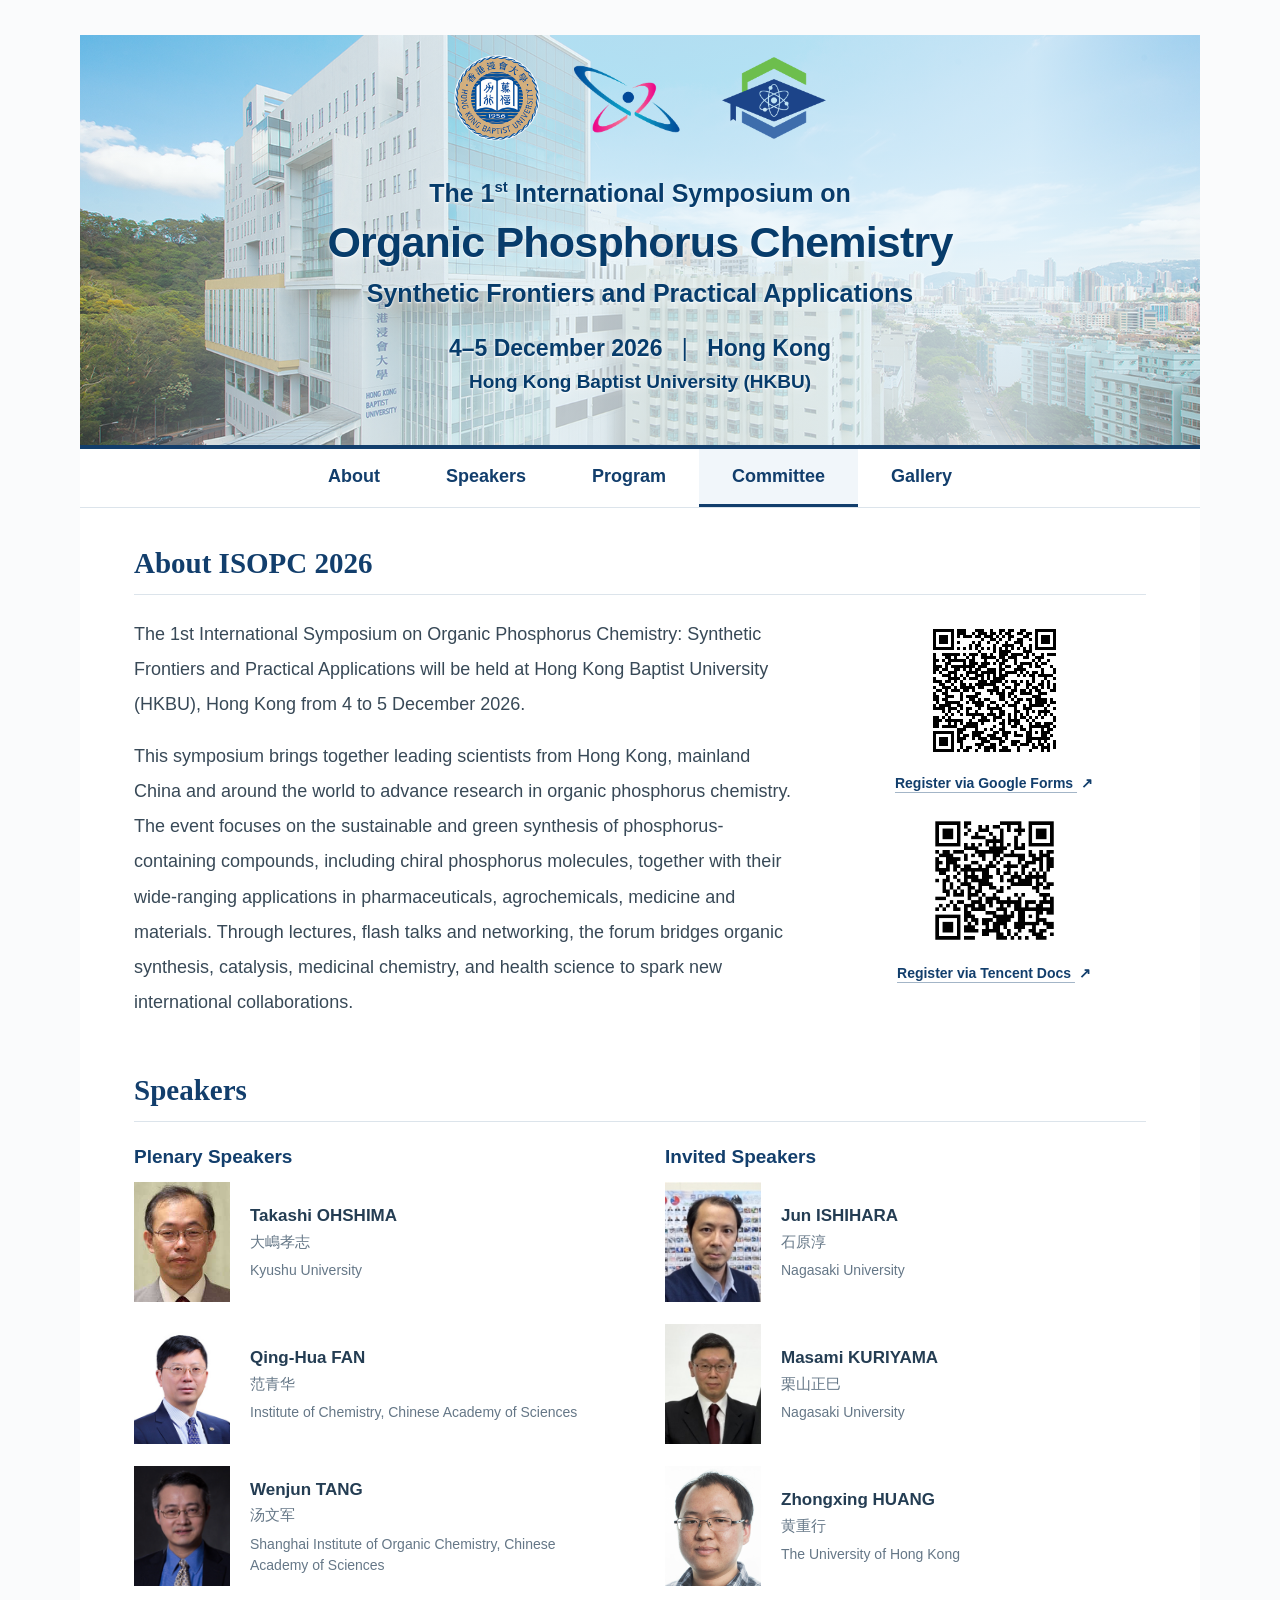
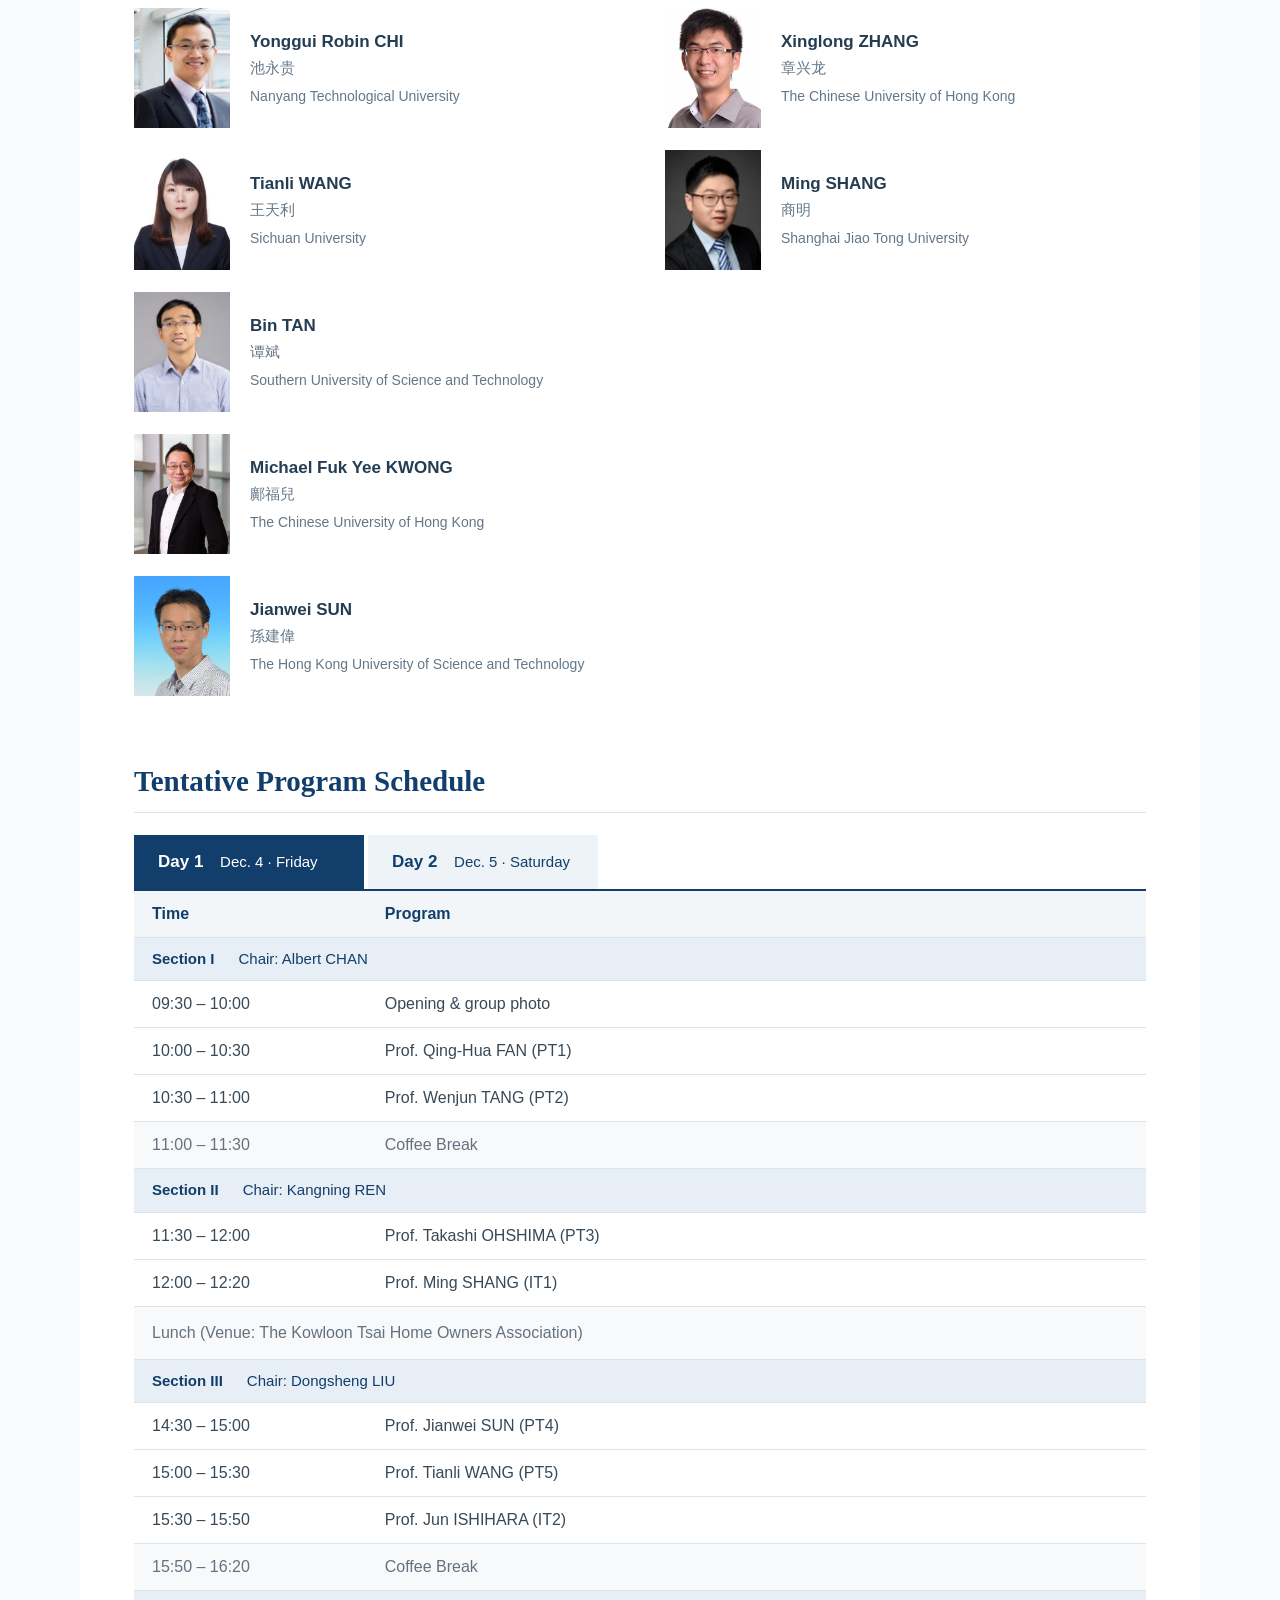
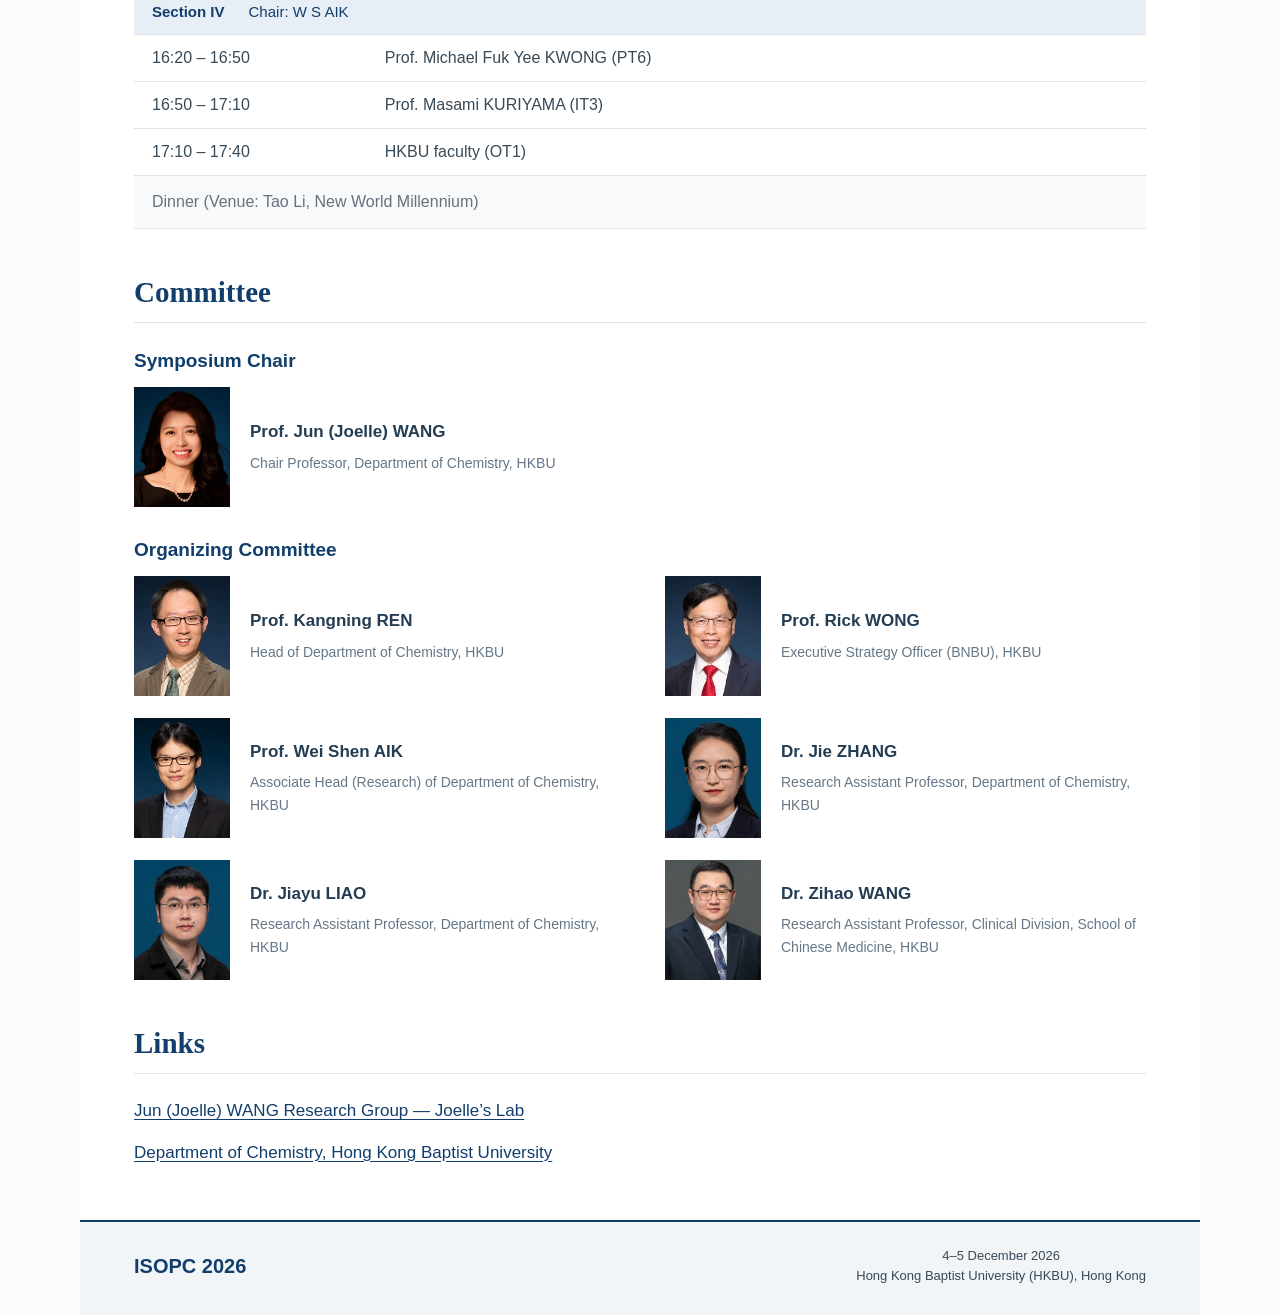
<file: index.html>
<!doctype html>
<html lang="en"><head><meta charset="utf-8"><meta name="viewport" content="width=device-width, initial-scale=1">
<title>ISOPC 2026 | Organic Phosphorus Chemistry</title>
<meta name="description" content="The 1st International Symposium on Organic Phosphorus Chemistry: Synthetic Frontiers and Practical Applications. 4–5 December 2026, Hong Kong Baptist University.">
<link rel="stylesheet" href="styles.css?v=b2a44c9de4be"><script src="script.js?v=cbb3435031d7" defer></script></head>
<body><a class="skip" href="#main">Skip to content</a>
<header class="conference-header" id="top">
<div class="banner" aria-labelledby="conference-title">
<div class="banner-logos">
<a class="emblem" href="https://www.hkbu.edu.hk/" aria-label="Hong Kong Baptist University"><img src="hkbu-emblem.jpg" alt="Hong Kong Baptist University emblem" width="500" height="400"></a>
<a class="faculty-logo" href="https://www.fst.hkbu.edu.hk/"><img src="fst-logo.png" alt="Faculty of Science and Technology" width="1240" height="264"></a>
<a class="chemistry-logo" href="https://chem.hkbu.edu.hk/"><img src="chemistry-logo.png" alt="Department of Chemistry" width="1903" height="533"></a>
</div>
<div class="banner-copy"><p class="intro-title">The 1<sup>st</sup> International Symposium on</p>
<h1 id="conference-title">Organic Phosphorus Chemistry</h1>
<p class="subtitle">Synthetic Frontiers and Practical Applications</p>
<p class="banner-date">4–5 December 2026 <span aria-hidden="true">|</span> Hong Kong</p>
<p class="banner-venue">Hong Kong Baptist University (HKBU)</p></div>
</div>
<nav aria-label="Main navigation"><a href="#about" class="active">About</a><a href="#speakers">Speakers</a><a href="#program">Program</a><a href="#committee">Committee</a><a href="gallery.html">Gallery</a></nav>
</header><main id="main"><section class="section wrap about" id="about" aria-labelledby="about-title"><div class="section-heading"><h2 id="about-title">About ISOPC 2026</h2></div><div class="about-layout"><div class="about-copy"><p>The 1st International Symposium on Organic Phosphorus Chemistry: Synthetic Frontiers and Practical Applications will be held at Hong Kong Baptist University (HKBU), Hong Kong from 4 to 5 December 2026.</p><p>This symposium brings together leading scientists from Hong Kong, mainland China and around the world to advance research in organic phosphorus chemistry. The event focuses on the sustainable and green synthesis of phosphorus-containing compounds, including chiral phosphorus molecules, together with their wide-ranging applications in pharmaceuticals, agrochemicals, medicine and materials. Through lectures, flash talks and networking, the forum bridges organic synthesis, catalysis, medicinal chemistry, and health science to spark new international collaborations.</p></div>
<div class="registration-platforms">
<figure class="registration-platform">
<a class="registration-qr-link" href="https://docs.google.com/forms/d/e/1FAIpQLScmz08casLA5OiQFFHpl0nwjRgmYxy6BOfrhR1RJnkBpOKPfw/viewform" target="_blank" rel="noopener noreferrer" aria-label="Open ISOPC 2026 registration on Google Forms in a new tab"><img src="assets/registration-qr.png" alt="Google Forms registration QR code" width="490" height="490"></a>
<figcaption><a class="registration-button" href="https://docs.google.com/forms/d/e/1FAIpQLScmz08casLA5OiQFFHpl0nwjRgmYxy6BOfrhR1RJnkBpOKPfw/viewform" target="_blank" rel="noopener noreferrer">Register via Google Forms <span aria-hidden="true">↗</span><span class="sr-only"> (opens in a new tab)</span></a></figcaption>
</figure>
<figure class="registration-platform">
<a class="registration-qr-link" href="https://docs.qq.com/form/page/DRnRrQ1hZbHZwd01J" target="_blank" rel="noopener noreferrer" aria-label="Open ISOPC 2026 registration on Tencent Docs in a new tab"><img src="assets/registration-tencent-qr.png" alt="Tencent Docs registration QR code" width="410" height="410"></a>
<figcaption><a class="registration-button" href="https://docs.qq.com/form/page/DRnRrQ1hZbHZwd01J" target="_blank" rel="noopener noreferrer">Register via Tencent Docs <span aria-hidden="true">↗</span><span class="sr-only"> (opens in a new tab)</span></a></figcaption>
</figure>
</div>
</div>
</section>
<div class="speakers-band"><section class="section wrap" id="speakers" aria-labelledby="speakers-title"><div class="section-heading"><h2 id="speakers-title">Speakers</h2></div><div class="speaker-groups"><div><h3>Plenary Speakers</h3><ul class="people">
<li class="speaker"><div class="speaker-portrait portrait-ohshima"><img src="assets/speakers/ohshima.jpg" alt="Takashi OHSHIMA" width="96" height="120" decoding="async"></div><div class="speaker-details"><div class="speaker-name"><span>Takashi OHSHIMA</span><span lang="zh">大嶋孝志</span></div><p class="speaker-affiliation">Kyushu University</p></div></li>
<li class="speaker"><div class="speaker-portrait portrait-fan"><img src="assets/speakers/fan.jpg" alt="Qing-Hua FAN" width="96" height="120" decoding="async"></div><div class="speaker-details"><div class="speaker-name"><span>Qing-Hua FAN</span><span lang="zh">范青华</span></div><p class="speaker-affiliation">Institute of Chemistry, Chinese Academy of Sciences</p></div></li>
<li class="speaker"><div class="speaker-portrait portrait-tang"><img src="assets/speakers/tang.png" alt="Wenjun TANG" width="96" height="120" decoding="async"></div><div class="speaker-details"><div class="speaker-name"><span>Wenjun TANG</span><span lang="zh">汤文军</span></div><p class="speaker-affiliation">Shanghai Institute of Organic Chemistry, Chinese Academy of Sciences</p></div></li>
<li class="speaker"><div class="speaker-portrait portrait-chi"><img src="assets/speakers/chi.jpg" alt="Yonggui Robin CHI" width="96" height="120" decoding="async"></div><div class="speaker-details"><div class="speaker-name"><span>Yonggui Robin CHI</span><span lang="zh">池永贵</span></div><p class="speaker-affiliation">Nanyang Technological University</p></div></li>
<li class="speaker"><div class="speaker-portrait portrait-wang"><img src="assets/speakers/wang.png" alt="Tianli WANG" width="96" height="120" decoding="async"></div><div class="speaker-details"><div class="speaker-name"><span>Tianli WANG</span><span lang="zh">王天利</span></div><p class="speaker-affiliation">Sichuan University</p></div></li>
<li class="speaker"><div class="speaker-portrait portrait-tan"><img src="assets/speakers/tan.png" alt="Bin TAN" width="96" height="120" decoding="async"></div><div class="speaker-details"><div class="speaker-name"><span>Bin TAN</span><span lang="zh">谭斌</span></div><p class="speaker-affiliation">Southern University of Science and Technology</p></div></li>
<li class="speaker"><div class="speaker-portrait portrait-kwong"><img src="assets/speakers/kwong.jpg" alt="Michael Fuk Yee KWONG" width="96" height="120" decoding="async"></div><div class="speaker-details"><div class="speaker-name"><span>Michael Fuk Yee KWONG</span><span lang="zh">鄺福兒</span></div><p class="speaker-affiliation">The Chinese University of Hong Kong</p></div></li>
<li class="speaker"><div class="speaker-portrait portrait-sun"><img src="assets/speakers/sun.jpg" alt="Jianwei SUN" width="96" height="120" decoding="async"></div><div class="speaker-details"><div class="speaker-name"><span>Jianwei SUN</span><span lang="zh">孫建偉</span></div><p class="speaker-affiliation">The Hong Kong University of Science and Technology</p></div></li>
</ul></div><div><h3>Invited Speakers</h3><ul class="people">
<li class="speaker"><div class="speaker-portrait portrait-ishihara"><img src="assets/speakers/ishihara.jpg" alt="Jun ISHIHARA" width="96" height="120" decoding="async"></div><div class="speaker-details"><div class="speaker-name"><span>Jun ISHIHARA</span><span lang="zh">石原淳</span></div><p class="speaker-affiliation">Nagasaki University</p></div></li>
<li class="speaker"><div class="speaker-portrait portrait-kuriyama"><img src="assets/speakers/kuriyama.jpg" alt="Masami KURIYAMA" width="96" height="120" decoding="async"></div><div class="speaker-details"><div class="speaker-name"><span>Masami KURIYAMA</span><span lang="zh">栗山正巳</span></div><p class="speaker-affiliation">Nagasaki University</p></div></li>
<li class="speaker"><div class="speaker-portrait portrait-huang"><img src="assets/speakers/huang.png" alt="Zhongxing HUANG" width="96" height="120" decoding="async"></div><div class="speaker-details"><div class="speaker-name"><span>Zhongxing HUANG</span><span lang="zh">黄重行</span></div><p class="speaker-affiliation">The University of Hong Kong</p></div></li>
<li class="speaker"><div class="speaker-portrait portrait-zhang"><img src="assets/speakers/zhang.jpg" alt="Xinglong ZHANG" width="96" height="120" decoding="async"></div><div class="speaker-details"><div class="speaker-name"><span>Xinglong ZHANG</span><span lang="zh">章兴龙</span></div><p class="speaker-affiliation">The Chinese University of Hong Kong</p></div></li>
<li class="speaker"><div class="speaker-portrait portrait-shang"><img src="assets/speakers/shang.jpg" alt="Ming SHANG" width="96" height="120" decoding="async"></div><div class="speaker-details"><div class="speaker-name"><span>Ming SHANG</span><span lang="zh">商明</span></div><p class="speaker-affiliation">Shanghai Jiao Tong University</p></div></li>
</ul></div></div></section></div>
<section class="section wrap program" id="program" aria-labelledby="program-title"><div class="section-heading"><h2 id="program-title">Tentative Program Schedule</h2></div><div class="schedule"><div class="day-tabs" role="tablist" aria-label="Program day"><button id="tab-day1" role="tab" aria-selected="true" aria-controls="day1" tabindex="0">Day 1 <span>Dec. 4 · Friday</span></button><button id="tab-day2" role="tab" aria-selected="false" aria-controls="day2" tabindex="-1">Day 2 <span>Dec. 5 · Saturday</span></button></div><div id="day1" class="day-panel" role="tabpanel" aria-labelledby="tab-day1" tabindex="0"><h3 class="print-day">Dec. 4 (Friday) Day 1</h3><table class="program-table"><caption class="sr-only">Dec. 4 (Friday) Day 1</caption><thead><tr><th scope="col">Time</th><th scope="col">Program</th></tr></thead><tbody>
<tr class="session-row"><th colspan="2">Section I<span class="session-chair">Chair: Albert CHAN</span></th></tr>
<tr><td>09:30 – 10:00</td><td>Opening &amp; group photo</td></tr>
<tr><td>10:00 – 10:30</td><td>Prof. Qing-Hua FAN (PT1)</td></tr>
<tr><td>10:30 – 11:00</td><td>Prof. Wenjun TANG (PT2)</td></tr>
<tr class="break-row"><td>11:00 – 11:30</td><td>Coffee Break</td></tr>
<tr class="session-row"><th colspan="2">Section II<span class="session-chair">Chair: Kangning REN</span></th></tr>
<tr><td>11:30 – 12:00</td><td>Prof. Takashi OHSHIMA (PT3)</td></tr>
<tr><td>12:00 – 12:20</td><td>Prof. Ming SHANG (IT1)</td></tr>
<tr class="break-row meal-row"><td colspan="2">Lunch (Venue: The Kowloon Tsai Home Owners Association)</td></tr>
<tr class="session-row"><th colspan="2">Section III<span class="session-chair">Chair: Dongsheng LIU</span></th></tr>
<tr><td>14:30 – 15:00</td><td>Prof. Jianwei SUN (PT4)</td></tr>
<tr><td>15:00 – 15:30</td><td>Prof. Tianli WANG (PT5)</td></tr>
<tr><td>15:30 – 15:50</td><td>Prof. Jun ISHIHARA (IT2)</td></tr>
<tr class="break-row"><td>15:50 – 16:20</td><td>Coffee Break</td></tr>
<tr class="session-row"><th colspan="2">Section IV<span class="session-chair">Chair: W S AIK</span></th></tr>
<tr><td>16:20 – 16:50</td><td>Prof. Michael Fuk Yee KWONG (PT6)</td></tr>
<tr><td>16:50 – 17:10</td><td>Prof. Masami KURIYAMA (IT3)</td></tr>
<tr><td>17:10 – 17:40</td><td>HKBU faculty (OT1)</td></tr>
<tr class="break-row meal-row"><td colspan="2">Dinner (Venue: Tao Li, New World Millennium)</td></tr></tbody></table></div>
<div id="day2" class="day-panel" role="tabpanel" aria-labelledby="tab-day2" tabindex="0" hidden><h3 class="print-day">Dec. 5 (Saturday) Day 2</h3><table class="program-table"><caption class="sr-only">Dec. 5 (Saturday) Day 2</caption><thead><tr><th scope="col">Time</th><th scope="col">Program</th></tr></thead><tbody>
<tr class="session-row"><th colspan="2">Section V<span class="session-chair">Chair: Rick WONG</span></th></tr>
<tr><td>09:30 – 10:00</td><td>Prof. Yonggui Robin CHI (PT7)</td></tr>
<tr><td>10:00 – 10:20</td><td>Prof. Zhongxing HUANG (IT4)</td></tr>
<tr class="break-row"><td>10:20 – 10:50</td><td>Coffee Break</td></tr>
<tr class="session-row"><th colspan="2">Section VI<span class="session-chair">Chair: Joelle WANG</span></th></tr>
<tr><td>10:50 – 11:20</td><td>Prof. Bin TAN (PT8)</td></tr>
<tr><td>11:20 – 11:50</td><td>Prof. Xinglong ZHANG (IT5)</td></tr>
<tr><td>11:50 – 12:20</td><td>HKBU Postdoc and RPG students (OT2)</td></tr>
<tr class="break-row meal-row"><td colspan="2">Lunch (Venue: Shatin Royal Park Hotel)</td></tr>
<tr class="break-row"><td>15:00 – 18:00</td><td>Sai Kung Hiking</td></tr>
<tr class="break-row meal-row"><td colspan="2">Dinner (Venue: Sai Kung)</td></tr></tbody></table></div></div></section>
<section class="section wrap committee" id="committee" aria-labelledby="committee-title"><div class="section-heading"><h2 id="committee-title">Committee</h2></div><div class="committee-content"><h3>Symposium Chair</h3><div class="chair"><div class="committee-card"><div class="committee-portrait"><img src="assets/committee/junwang.jpg" alt="Prof. Jun (Joelle) WANG" width="96" height="120" decoding="async"></div><div class="committee-details"><h4>Prof. Jun (Joelle) WANG</h4><p>Chair Professor, Department of Chemistry, HKBU</p></div></div></div><h3>Organizing Committee</h3><ul class="committee-list"><li><div class="committee-card"><div class="committee-portrait"><img src="assets/committee/ren.jpg" alt="Prof. Kangning REN" width="96" height="120" decoding="async"></div><div class="committee-details"><h4>Prof. Kangning REN</h4><p>Head of Department of Chemistry, HKBU</p></div></div></li><li><div class="committee-card"><div class="committee-portrait"><img src="assets/committee/wkwong.jpg" alt="Prof. Rick WONG" width="96" height="120" decoding="async"></div><div class="committee-details"><h4>Prof. Rick WONG</h4><p>Executive Strategy Officer (BNBU), HKBU</p></div></div></li><li><div class="committee-card"><div class="committee-portrait"><img src="assets/committee/aik.jpg" alt="Prof. Wei Shen AIK" width="96" height="120" decoding="async"></div><div class="committee-details"><h4>Prof. Wei Shen AIK</h4><p>Associate Head (Research) of Department of Chemistry, HKBU</p></div></div></li><li><div class="committee-card"><div class="committee-portrait"><img src="assets/committee/zhangjie.jpg" alt="Dr. Jie ZHANG" width="96" height="120" decoding="async"></div><div class="committee-details"><h4>Dr. Jie ZHANG</h4><p>Research Assistant Professor, Department of Chemistry, HKBU</p></div></div></li>
<li><div class="committee-card"><div class="committee-portrait"><img src="assets/committee/jiayu.jpg" alt="Dr. Jiayu LIAO" width="96" height="120" decoding="async"></div><div class="committee-details"><h4>Dr. Jiayu LIAO</h4><p>Research Assistant Professor, Department of Chemistry, HKBU</p></div></div></li>
<li><div class="committee-card"><div class="committee-portrait"><img src="assets/committee/zihao.jpg" alt="Dr. Zihao WANG" width="96" height="120" decoding="async"></div><div class="committee-details"><h4>Dr. Zihao WANG</h4><p>Research Assistant Professor, Clinical Division, School of Chinese Medicine, HKBU</p></div></div></li></ul></div></section><section class="section wrap related-links" id="links" aria-labelledby="links-title">
<div class="section-heading"><h2 id="links-title">Links</h2></div>
<ul class="links-list">
<li><a href="https://joellehkbu.wixsite.com/home">Jun (Joelle) WANG Research Group — Joelle’s Lab</a></li>
<li><a href="https://chem.hkbu.edu.hk/">Department of Chemistry, Hong Kong Baptist University</a></li>
</ul>
</section></main>
<footer><div class="wrap footer-inner"><a href="#top">ISOPC <span>2026</span></a><p>4–5 December 2026<br>Hong Kong Baptist University (HKBU), Hong Kong</p></div></footer><a class="floating-back-top" href="#top" aria-label="Back to top" title="Back to top" hidden><svg viewBox="0 0 24 24" fill="none" stroke="currentColor" stroke-width="1.8" stroke-linecap="round" stroke-linejoin="round" aria-hidden="true" focusable="false"><path d="M12 19V5M5 12l7-7 7 7"/></svg></a></body></html>
</file>
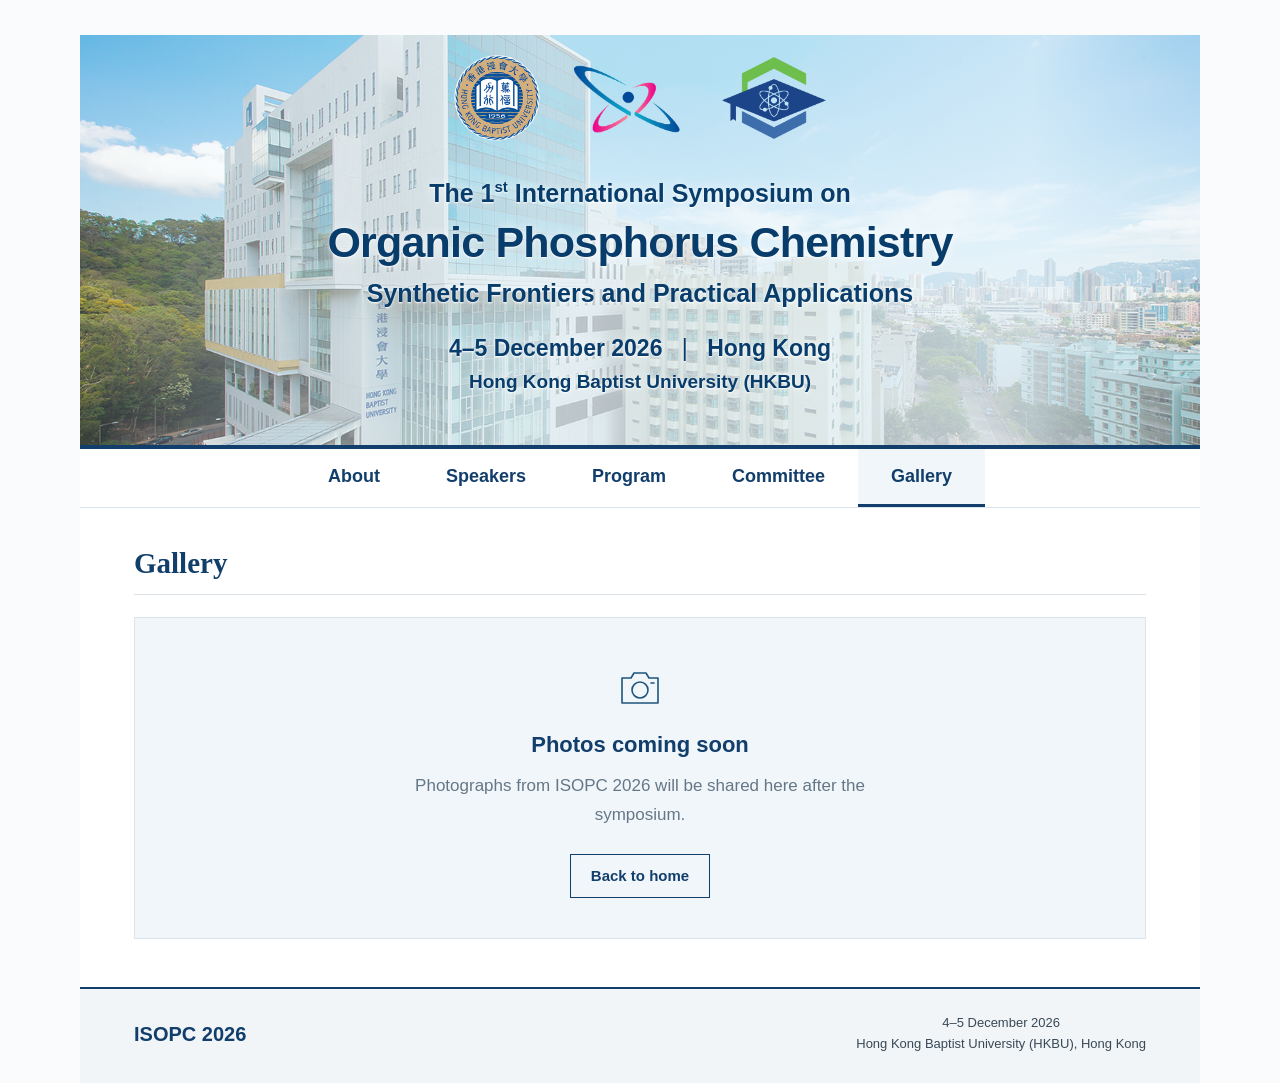
<file: gallery.html>
<!doctype html>
<html lang="en"><head><meta charset="utf-8"><meta name="viewport" content="width=device-width, initial-scale=1">
<title>Gallery | ISOPC 2026</title>
<meta name="description" content="Photo gallery for ISOPC 2026 at Hong Kong Baptist University. Conference photographs will be shared after the symposium.">
<link rel="stylesheet" href="styles.css?v=b2a44c9de4be"><script src="script.js?v=cbb3435031d7" defer></script></head>
<body class="gallery-page"><a class="skip" href="#main">Skip to content</a>
<header class="conference-header" id="top">
<div class="banner" aria-labelledby="conference-title">
<div class="banner-logos">
<a class="emblem" href="https://www.hkbu.edu.hk/" aria-label="Hong Kong Baptist University"><img src="hkbu-emblem.jpg" alt="Hong Kong Baptist University emblem" width="500" height="400"></a>
<a class="faculty-logo" href="https://www.fst.hkbu.edu.hk/"><img src="fst-logo.png" alt="Faculty of Science and Technology" width="1240" height="264"></a>
<a class="chemistry-logo" href="https://chem.hkbu.edu.hk/"><img src="chemistry-logo.png" alt="Department of Chemistry" width="1903" height="533"></a>
</div>
<div class="banner-copy"><p class="intro-title">The 1<sup>st</sup> International Symposium on</p>
<h1 id="conference-title">Organic Phosphorus Chemistry</h1>
<p class="subtitle">Synthetic Frontiers and Practical Applications</p>
<p class="banner-date">4–5 December 2026 <span aria-hidden="true">|</span> Hong Kong</p>
<p class="banner-venue">Hong Kong Baptist University (HKBU)</p></div>
</div>
<nav aria-label="Main navigation"><a href="index.html#about">About</a><a href="index.html#speakers">Speakers</a><a href="index.html#program">Program</a><a href="index.html#committee">Committee</a><a href="gallery.html" class="active" aria-current="page">Gallery</a></nav>
</header><main id="main">
<section class="section gallery-section" aria-labelledby="gallery-title">
<h2 id="gallery-title">Gallery</h2>
<div class="gallery-empty">
<svg viewBox="0 0 48 48" fill="none" stroke="currentColor" stroke-width="1.6" aria-hidden="true" focusable="false"><path d="M6 14h9l3-5h12l3 5h9v25H6z" stroke-linejoin="round"/><circle cx="24" cy="26" r="8"/><path d="M35 19h3" stroke-linecap="round"/></svg>
<h3>Photos coming soon</h3>
<p>Photographs from ISOPC 2026 will be shared here after the symposium.</p>
<a class="gallery-home-link" href="index.html">Back to home</a>
</div>
<!-- Add conference photographs here after the symposium, replacing the empty state above. -->
</section>
</main>
<footer><div class="wrap footer-inner"><a href="index.html">ISOPC <span>2026</span></a><p>4–5 December 2026<br>Hong Kong Baptist University (HKBU), Hong Kong</p></div></footer><a class="floating-back-top" href="#top" aria-label="Back to top" title="Back to top" hidden><svg viewBox="0 0 24 24" fill="none" stroke="currentColor" stroke-width="1.8" stroke-linecap="round" stroke-linejoin="round" aria-hidden="true" focusable="false"><path d="M12 19V5M5 12l7-7 7 7"/></svg></a></body></html>
</file>
<file: styles.css>
:root{--navy:#123e6c;--blue:#1e547e;--ink:#384957;--line:#dce4eb;--pale:#f1f6fa}*{box-sizing:border-box}html{scroll-behavior:smooth;scroll-padding-top:25px}body{margin:35px auto 0;max-width:1120px;background:#fafbfc;color:#384957;color:var(--ink);font:17px/1.75 Arial,"Helvetica Neue","PingFang SC",sans-serif}a{color:#123e6c;color:var(--navy);text-decoration:none}a:hover{text-decoration:underline}a:focus-visible,button:focus-visible{outline:3px solid #c29437;outline-offset:5px}.skip{position:absolute;left:20px;top:-80px;background:white;padding:10px;z-index:5}.skip:focus{top:10px}.conference-header{background:white}.banner{position:relative;isolation:isolate;min-height:410px;overflow:hidden;background:#a7cfe6 url('hkbu-banner-background.png') center 36%/cover no-repeat}.banner:before{content:"";position:absolute;top:0;right:0;bottom:0;left:0;inset:0;z-index:0;background:linear-gradient(90deg,rgba(233,246,253,.18),rgba(236,247,252,.75) 42%,rgba(233,246,253,.78) 85%,rgba(233,246,253,.4))}.banner-logos{display:flex;align-items:center;justify-content:center;gap:38px;min-height:112px;width:max-content;max-width:95%;margin:0 auto;background:rgba(255,255,255,.9);padding:8px 34px 8px 15px}.banner-logos a{display:block}.banner-logos img{display:block;width:100%;height:auto}.emblem{width:112px}.emblem img{mix-blend-mode:multiply}.faculty-logo{width:273px}.chemistry-logo{width:244px}.banner-copy{text-align:center;padding:30px 24px 26px;color:#073c6b;text-shadow:0 1px 2px #fff,0 0 12px rgba(255,255,255,.75)}.intro-title{font-size:25px;font-weight:600;line-height:1.3;margin:0 0 7px}h1{font-size:43px;line-height:1.18;letter-spacing:-.8px;margin:0 0 10px;font-weight:750}.subtitle{font-size:25px;font-weight:600;line-height:1.3;margin:0 0 22px}.banner-date{font-size:23px;font-weight:700;margin:0;line-height:1.4}.banner-date span{padding:0 13px;font-weight:400}.banner-venue{font-size:19px;font-weight:600;margin:5px 0 0;line-height:1.4}nav{display:flex;justify-content:center;border-top:4px solid #123e6c;border-top:4px solid var(--navy);border-bottom:1px solid #dce4eb;border-bottom:1px solid var(--line);gap:0;padding:0 25px}nav a{padding:15px 33px;font-size:18px;font-weight:600;line-height:1.4;border-bottom:3px solid transparent}nav a.active{color:#123e6c;border-bottom-color:#123e6c;background:#f1f6fa}nav a:hover{background:#f1f6fa;text-decoration:none}main{display:block;background:#fff;padding:2px 54px 40px}.section{padding-top:35px;scroll-margin-top:15px}.section+.section,.speakers-band+.section{margin-top:10px}h2{font-family:Georgia,"Times New Roman",serif;color:#123e6c;color:var(--navy);font-size:29px;font-weight:600;line-height:1.3;margin:0 0 22px;padding-bottom:11px;border-bottom:1px solid #dce4eb;border-bottom:1px solid var(--line)}h3{color:#123e6c;color:var(--navy);font-size:19px;line-height:1.4;margin:21px 0 12px}p{margin:0 0 17px}.about-copy p{text-align:left}.speaker-groups{display:block}.speaker-groups>div+div{margin-top:24px}.speaker-groups h3{margin-top:0}.people{padding:0;margin:0;list-style:none}.people li{margin-bottom:17px}.speaker-name{color:#243d53}.speaker-name span{display:inline-block}.speaker-name span:first-child{margin-right:14px}.speaker-affiliation{font-size:15px;line-height:1.5;color:#657787;margin:2px 0 0}.people [lang=zh]{color:#657787;font-size:16px}.day-tabs{display:flex;border-bottom:2px solid #123e6c;border-bottom:2px solid var(--navy);gap:4px;margin-top:4px}.day-tabs button{font:inherit;cursor:pointer;color:#123e6c;color:var(--navy);border:0;background:#eef3f7;padding:12px 24px;font-weight:700;min-width:230px;text-align:left}.day-tabs button span{font-size:15px;font-weight:400;margin-left:12px}.day-tabs button[aria-selected=true]{color:white;background:#123e6c;background:var(--navy)}table{width:100%;border-collapse:collapse;line-height:1.5;font-size:16px}th{text-align:left;color:#123e6c;color:var(--navy);background:#f2f6f9;font-weight:600}th,td{padding:11px 18px;border-bottom:1px solid #dce4eb;border-bottom:1px solid var(--line);vertical-align:top}td:first-child,th:first-child{width:23%;white-space:nowrap;font-variant-numeric:tabular-nums}.break-row{background:#f7f9fb;color:#65727e}.print-day{display:none}.committee-content h3{margin-top:25px}.committee-list{list-style:none;padding:0;margin:0}.committee-list li,.chair{margin-bottom:15px}h4{display:inline;font-size:17px;color:#243d53;font-weight:700;margin:0}.committee-list p,.chair p{display:inline;margin:0;font-size:16px}.committee-list p:before,.chair p:before{content:", "}.committee-list h4 a{text-decoration:underline;text-decoration-color:#bccbd7;text-underline-offset:3px}footer{border-top:2px solid #123e6c;border-top:2px solid var(--navy);background:#f1f5f8;padding:24px 54px 28px}.footer-inner{display:flex;justify-content:space-between;align-items:center;gap:20px}.footer-inner>a:first-child{font-size:20px;font-weight:700}.footer-inner p{font-size:13px;line-height:1.6;margin:0;text-align:center}.back-top{font-size:24px}.sr-only{position:absolute;width:1px;height:1px;margin:-1px;overflow:hidden;clip:rect(0,0,0,0);white-space:nowrap}[hidden]{display:none!important}
@media(max-width:850px){body{margin:0 auto}.banner{min-height:380px}.banner-logos{gap:22px;padding:8px 22px;min-height:90px}.emblem{width:90px}.faculty-logo{width:225px}.chemistry-logo{width:195px}.intro-title{font-size:22px}h1{font-size:36px}.subtitle{font-size:22px}main{padding:2px 30px 35px}.speaker-groups{gap:25px}nav a{padding:15px 23px}.committee-list p,.chair p{display:block}.committee-list p:before,.chair p:before{content:none}}
@media(max-width:540px){body{font-size:16px}.banner{min-height:405px;background-position:36% 36%}.banner:before{background:rgba(233,246,253,.72)}.banner-logos{max-width:100%;width:100%;gap:15px;min-height:82px;padding:6px 14px}.emblem{width:74px;flex-shrink:0}.faculty-logo{width:142px}.chemistry-logo{width:125px}.banner-copy{padding:26px 20px}.intro-title{font-size:18px;max-width:290px;margin:0 auto 12px}h1{font-size:33px;letter-spacing:-.6px;margin-bottom:13px}.subtitle{font-size:19px;margin-bottom:22px;line-height:1.4}.banner-date{font-size:18px}.banner-date span{padding:0 5px}.banner-venue{font-size:15px;margin-top:8px}nav{padding:0;justify-content:space-around}nav a{font-size:14px;padding:14px 8px}main{padding:0 22px 28px}.section{padding-top:28px}h2{font-size:25px;margin-bottom:18px}h3{font-size:18px}.speaker-groups{display:block}.speaker-groups>div+div{margin-top:24px}.day-tabs button{min-width:0;width:50%;padding:10px 13px}.day-tabs button span{display:block;margin:2px 0 0;font-size:13px}th,td{padding:10px 9px}table{font-size:14px}td:first-child,th:first-child{width:36%;font-size:13px}.committee-list p,.chair p{font-size:15px}.committee-list li{margin-bottom:17px}footer{padding:22px}.footer-inner{flex-wrap:wrap;gap:10px}.footer-inner p{order:3;width:100%;text-align:left}}
@media(prefers-reduced-motion:reduce){html{scroll-behavior:auto}}@media print{body{margin:0;max-width:none;background:white;font-size:11pt}nav,.day-tabs,.back-top{display:none}.banner{min-height:250px;print-color-adjust:exact;-webkit-print-color-adjust:exact}.banner-logos{min-height:70px}main{padding:0}.section{break-inside:avoid}.program{break-inside:auto}.day-panel[hidden]{display:block!important}.print-day{display:block}tr{break-inside:avoid}h1{font-size:30px}.banner-copy{padding:15px}.subtitle{margin-bottom:12px}footer{padding:10px}}
/* Keep the official emblem image intact while masking its surrounding canvas. */
.emblem img{clip-path:circle(31% at 50% 50%)}
/* Compact symbol-only presentation; original official asset files are preserved. */
.banner-logos{background:none;gap:34px;min-height:112px;max-width:100%;padding:20px 20px 6px;align-items:center}
.banner-logos a{position:relative;overflow:hidden;flex:none;height:86px}
.banner-logos img{position:absolute;max-width:none;display:block}
.banner-logos .emblem{width:86px}
.banner-logos .emblem img{width:152px;height:auto;left:-33px;top:-18px;clip-path:circle(31% at 50% 50%);mix-blend-mode:multiply}
.banner-logos .faculty-logo{width:114px}
.banner-logos .faculty-logo img{height:92px;width:auto;left:0;top:-4px}
.banner-logos .chemistry-logo{width:104px}
.banner-logos .chemistry-logo img{height:82px;width:auto;left:0;top:2px}
@media(max-width:540px){.banner-logos{width:max-content;gap:25px;min-height:101px;padding:14px 12px 0}.banner-logos a{height:76px}.banner-logos .emblem{width:76px}.banner-logos .emblem img{width:135px;left:-29.5px;top:-16px}.banner-logos .faculty-logo{width:101px}.banner-logos .faculty-logo img{height:81px;top:-3px}.banner-logos .chemistry-logo{width:92px}.banner-logos .chemistry-logo img{height:73px;top:1px}}

.intro-title sup{font-size:.6em;line-height:0;vertical-align:super;position:relative;top:-.04em}

/* A readable single-column baseline works without Grid or feature queries. */
@supports(display:grid){
  @media(min-width:541px){
    .speaker-groups{display:grid;grid-template-columns:minmax(0,1fr) minmax(0,1fr);gap:50px}
    .speaker-groups>div+div{margin-top:0}
  }
  @media(min-width:541px) and (max-width:850px){.speaker-groups{gap:25px}}
}
/* Explicit stacking and margins do not depend on isolation or flex gap. */
.banner-logos,.banner-copy{position:relative;z-index:1}
.banner-logos{gap:0}
.banner-logos a+a{margin-left:34px}
.day-tabs{gap:0}
.day-tabs button+button{margin-left:4px}
@media(max-width:540px){
  .banner-logos a+a{margin-left:25px}
  .day-tabs button{width:calc(50% - 2px)}
}

.links-list{list-style:none;padding:0;margin:0}.links-list li{margin:0 0 12px}.links-list a{text-decoration:underline;text-underline-offset:3px;line-height:1.6}

/* Portraits are local files. Table-cell layout keeps the image and text stable
   without depending on Grid, flex-gap, or external image hosts. */
.people .speaker{display:table;table-layout:fixed;width:100%;min-height:120px;margin:0 0 22px}
.speaker-portrait{display:table-cell;position:relative;width:96px;height:120px;overflow:hidden;vertical-align:middle;background:#f1f4f6}
.speaker-portrait img{display:block;width:96px;height:120px;object-fit:cover;object-position:center 25%}
.speaker-details{display:table-cell;vertical-align:middle;padding-left:20px;overflow-wrap:break-word}
.speaker-details .speaker-name{font-weight:600;line-height:1.5}
.speaker-details .speaker-name span{display:block}
.speaker-details .speaker-name span:first-child{margin-right:0}
.speaker-details .speaker-name [lang=zh]{font-weight:400;font-size:15px;margin-top:2px}
.speaker-details .speaker-affiliation{margin-top:7px;font-size:14px;line-height:1.5}
/* Display-only framing: original official photographs remain intact. */
/* Frame Tang’s official half-length photo as a head-and-shoulders portrait. */
.portrait-tang img{position:absolute;max-width:none;width:170%;height:auto;left:-27%;top:-6%}
.portrait-kuriyama img{position:absolute;max-width:none;width:480%;height:auto;left:-196%;top:-28%}
@media(min-width:541px) and (max-width:760px){.speaker-groups{display:block}.speaker-groups>div+div{margin-top:30px}}
@media(max-width:540px){.speaker-details{padding-left:16px}.people .speaker{margin-bottom:20px}.speaker-details .speaker-name{font-size:16px}}
@media print{.people .speaker{break-inside:avoid}}

/* Committee portraits follow the speaker layout, with a separate chair row. */
.committee-card{display:table;table-layout:fixed;width:100%;min-height:120px}
.committee-portrait{display:table-cell;width:96px;height:120px;vertical-align:middle}
.committee-portrait img{display:block;width:96px;height:120px;object-fit:cover;object-position:center 25%;background:#f1f4f6}
.committee-details{display:table-cell;vertical-align:middle;padding-left:20px;overflow-wrap:break-word}
.committee-details h4{display:block;font-size:17px;line-height:1.5}
.committee-list .committee-details p,.chair .committee-details p{display:block;font-size:14px;line-height:1.6;color:#657787;margin:7px 0 0}
.committee-list .committee-details p:before,.chair .committee-details p:before{content:none}
.committee-list li{margin-bottom:22px}
.committee-content .chair{margin-bottom:30px}
@supports(display:grid){@media(min-width:761px){.committee-list{display:grid;grid-template-columns:minmax(0,1fr) minmax(0,1fr);column-gap:50px;row-gap:22px}.committee-list li{margin-bottom:0}}}
@media(max-width:540px){.committee-details{padding-left:16px}.committee-details h4{font-size:16px}.committee-list li{margin-bottom:20px}}
@media print{.committee-card{break-inside:avoid}}

/* Gallery is a separate page; the homepage only links to it. */
nav{flex-wrap:wrap}
.gallery-empty{text-align:center;background:#f1f6fa;border:1px solid #dce4eb;padding:46px 24px 40px;margin:0 0 8px}
.gallery-empty svg{display:block;width:48px;height:48px;margin:0 auto 18px;color:#1e547e}
.gallery-empty h3{font-size:22px;margin:0 0 10px}
.gallery-empty p{color:#657787;max-width:480px;margin:0 auto 24px}
.gallery-home-link{display:inline-block;border:1px solid #123e6c;padding:8px 20px;font-size:15px;font-weight:600}
.gallery-home-link:hover{background:#123e6c;color:white;text-decoration:none}
@media(max-width:540px){nav a{font-size:13px;padding:13px 6px}.gallery-empty{padding:32px 18px}.gallery-empty h3{font-size:20px}}

@media(max-width:360px){nav a{font-size:12px;padding-left:4px;padding-right:4px}}

/* Viewport-fixed return link, revealed only after leaving the top. */
.floating-back-top{position:fixed;right:24px;bottom:24px;z-index:20;display:flex;align-items:center;justify-content:center;width:46px;height:46px;border-radius:50%;border:1px solid #123e6c;background:#123e6c;color:#fff;box-shadow:0 3px 12px rgba(18,62,108,.2);text-decoration:none}
.floating-back-top svg{width:22px;height:22px}
.floating-back-top:hover{background:#1e547e;color:#fff;text-decoration:none}
@media(max-width:540px){.floating-back-top{right:14px;bottom:16px;bottom:calc(16px + env(safe-area-inset-bottom,0px));width:44px;height:44px}}
@media print{.floating-back-top{display:none!important}}

/* Session headers keep chair information readable without a narrow third column. */
.program-table .session-row th{width:auto;white-space:normal;background:#e7eef5;color:#123e6c;padding:10px 18px;font-size:15px}
.session-chair{display:inline-block;margin-left:24px;font-weight:400}
.program-table .meal-row td{width:auto;white-space:normal;font-size:16px;padding-top:14px;padding-bottom:14px}
@media(max-width:540px){.program-table .session-row th{padding:10px 9px;font-size:14px}.session-chair{display:block;margin:3px 0 0}.program-table .meal-row td{font-size:14px}}

/* Registration QR codes alongside the About introduction. */
.about-layout{display:flex;align-items:flex-start;gap:48px}
.about-layout .about-copy{flex:1;min-width:0;font-size:18px;line-height:1.95}
.about-layout .about-copy p:first-child{margin-top:0}
.registration-platforms{display:flex;flex-direction:column;gap:12px;flex:0 0 304px;margin:0}
.registration-platform{margin:0;text-align:center;min-width:0}
.registration-platform figcaption{line-height:1.5}
.registration-qr-link{display:block;width:147px;max-width:100%;margin:0 auto 6px}
.registration-qr-link img{display:block;width:100%;height:auto}
.registration-button{display:inline-block;color:#123e6c;font-size:14px;font-weight:600;line-height:1.6;text-decoration:underline;text-underline-offset:4px;text-decoration-color:#a3b5c7}
.registration-button:hover{color:#1e547e;text-decoration-color:currentColor}
.registration-button span[aria-hidden]{display:inline-block;margin-left:4px}
@media(max-width:900px){.about-layout{flex-direction:column;gap:24px}.about-layout .about-copy{font-size:17px;line-height:1.75}.registration-platforms{flex:auto;align-self:center;width:210px}}
</file>
